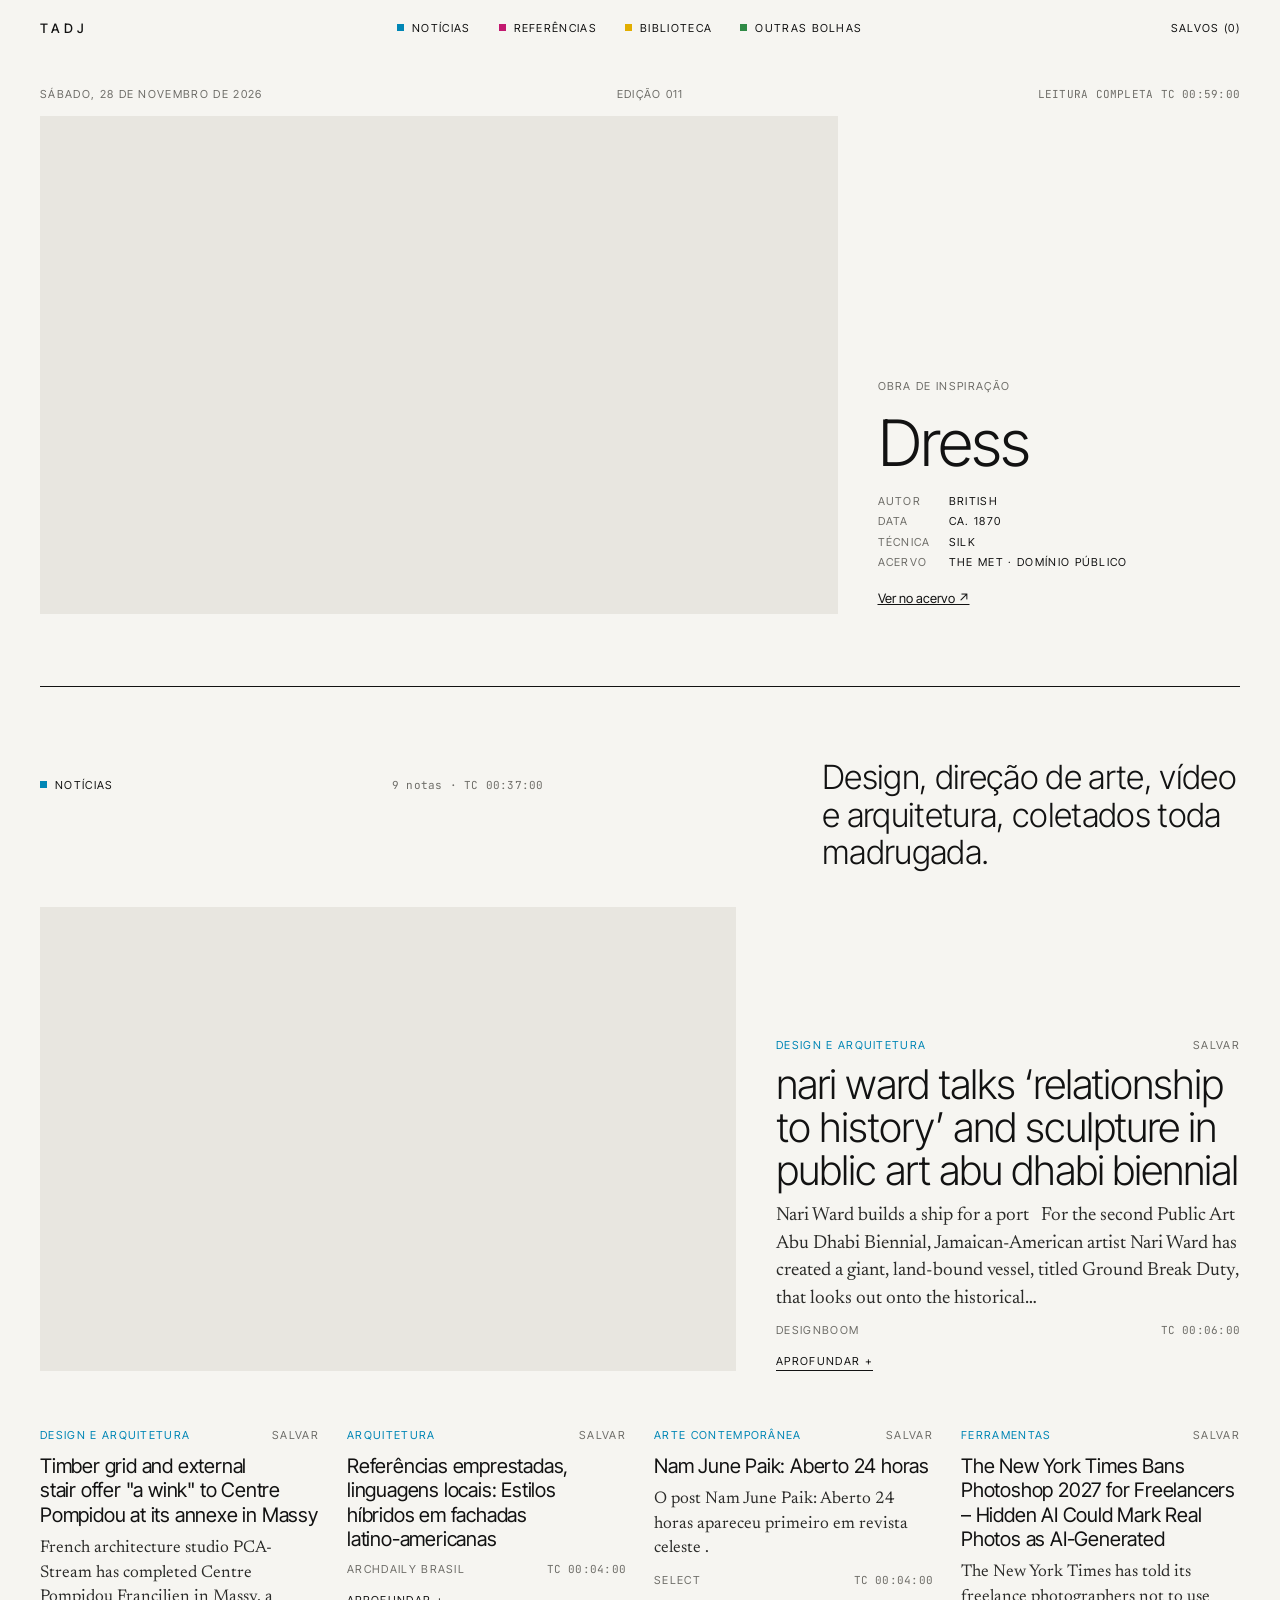
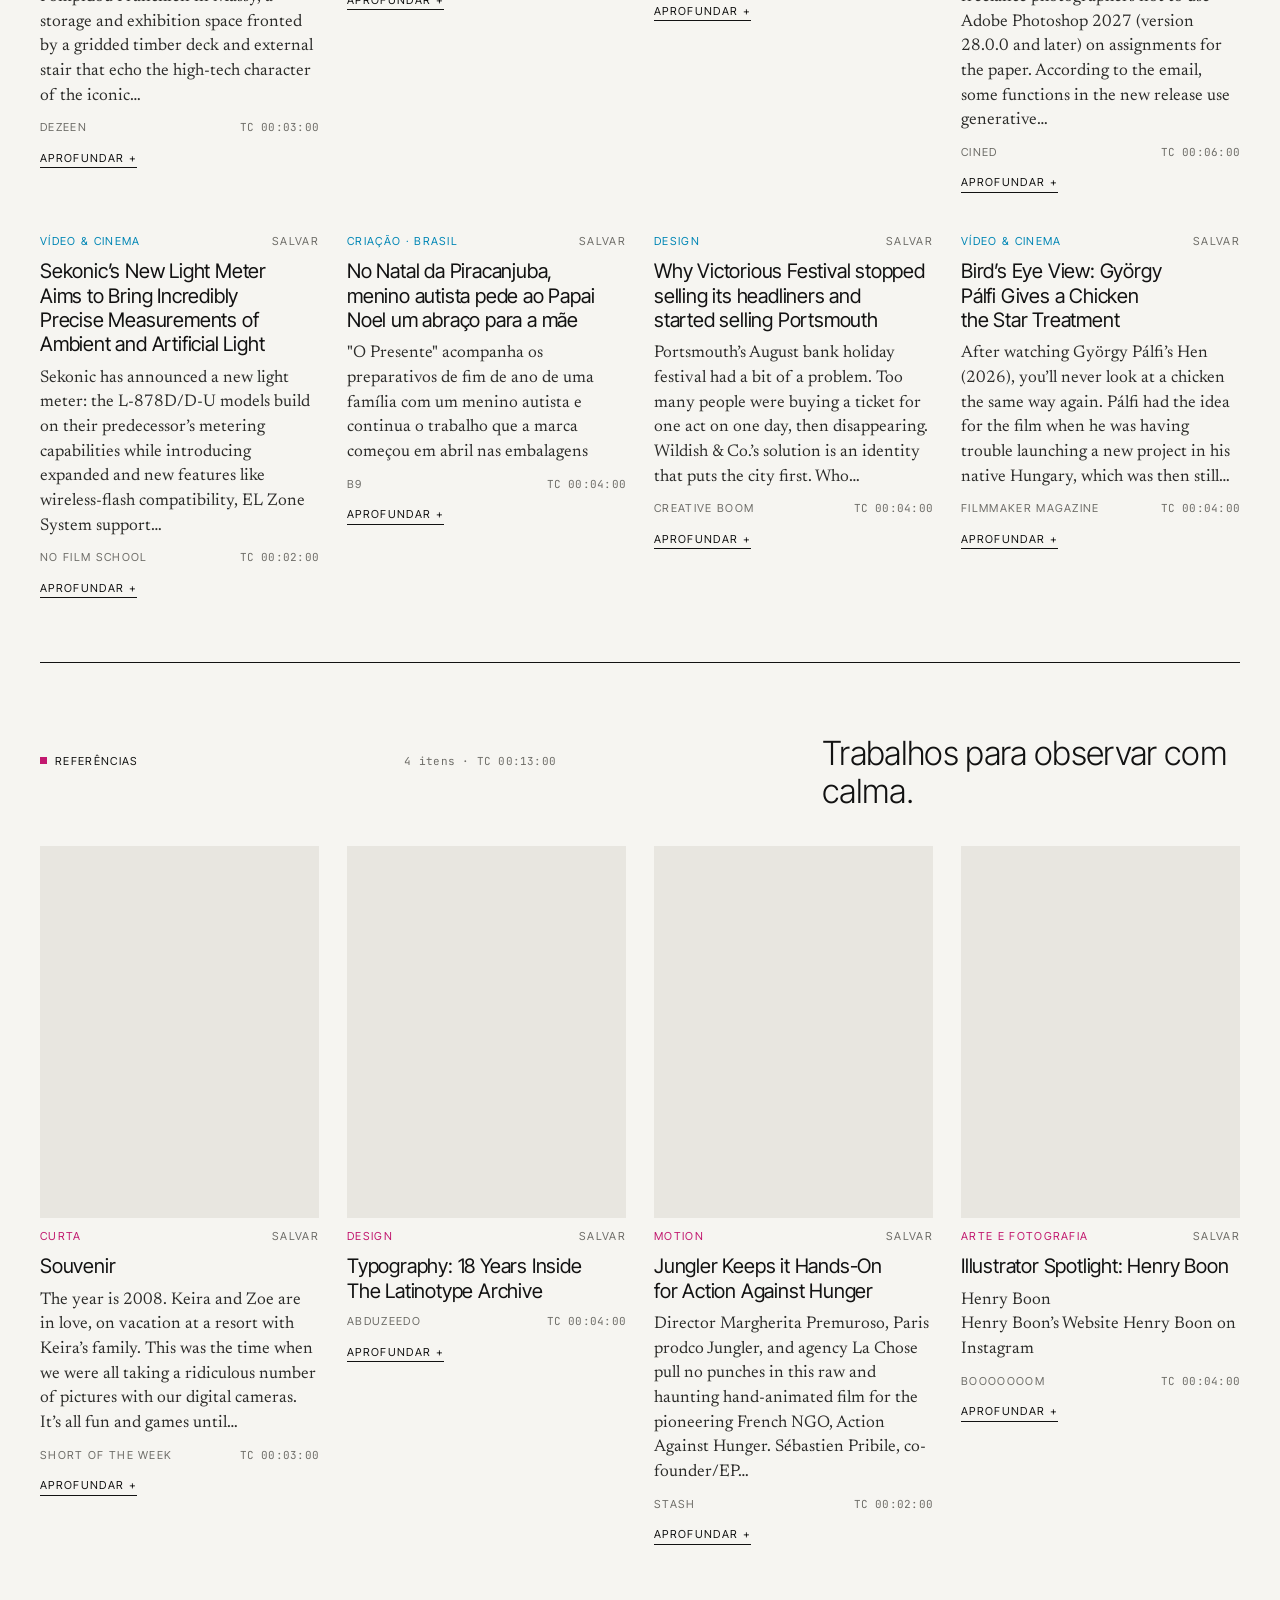
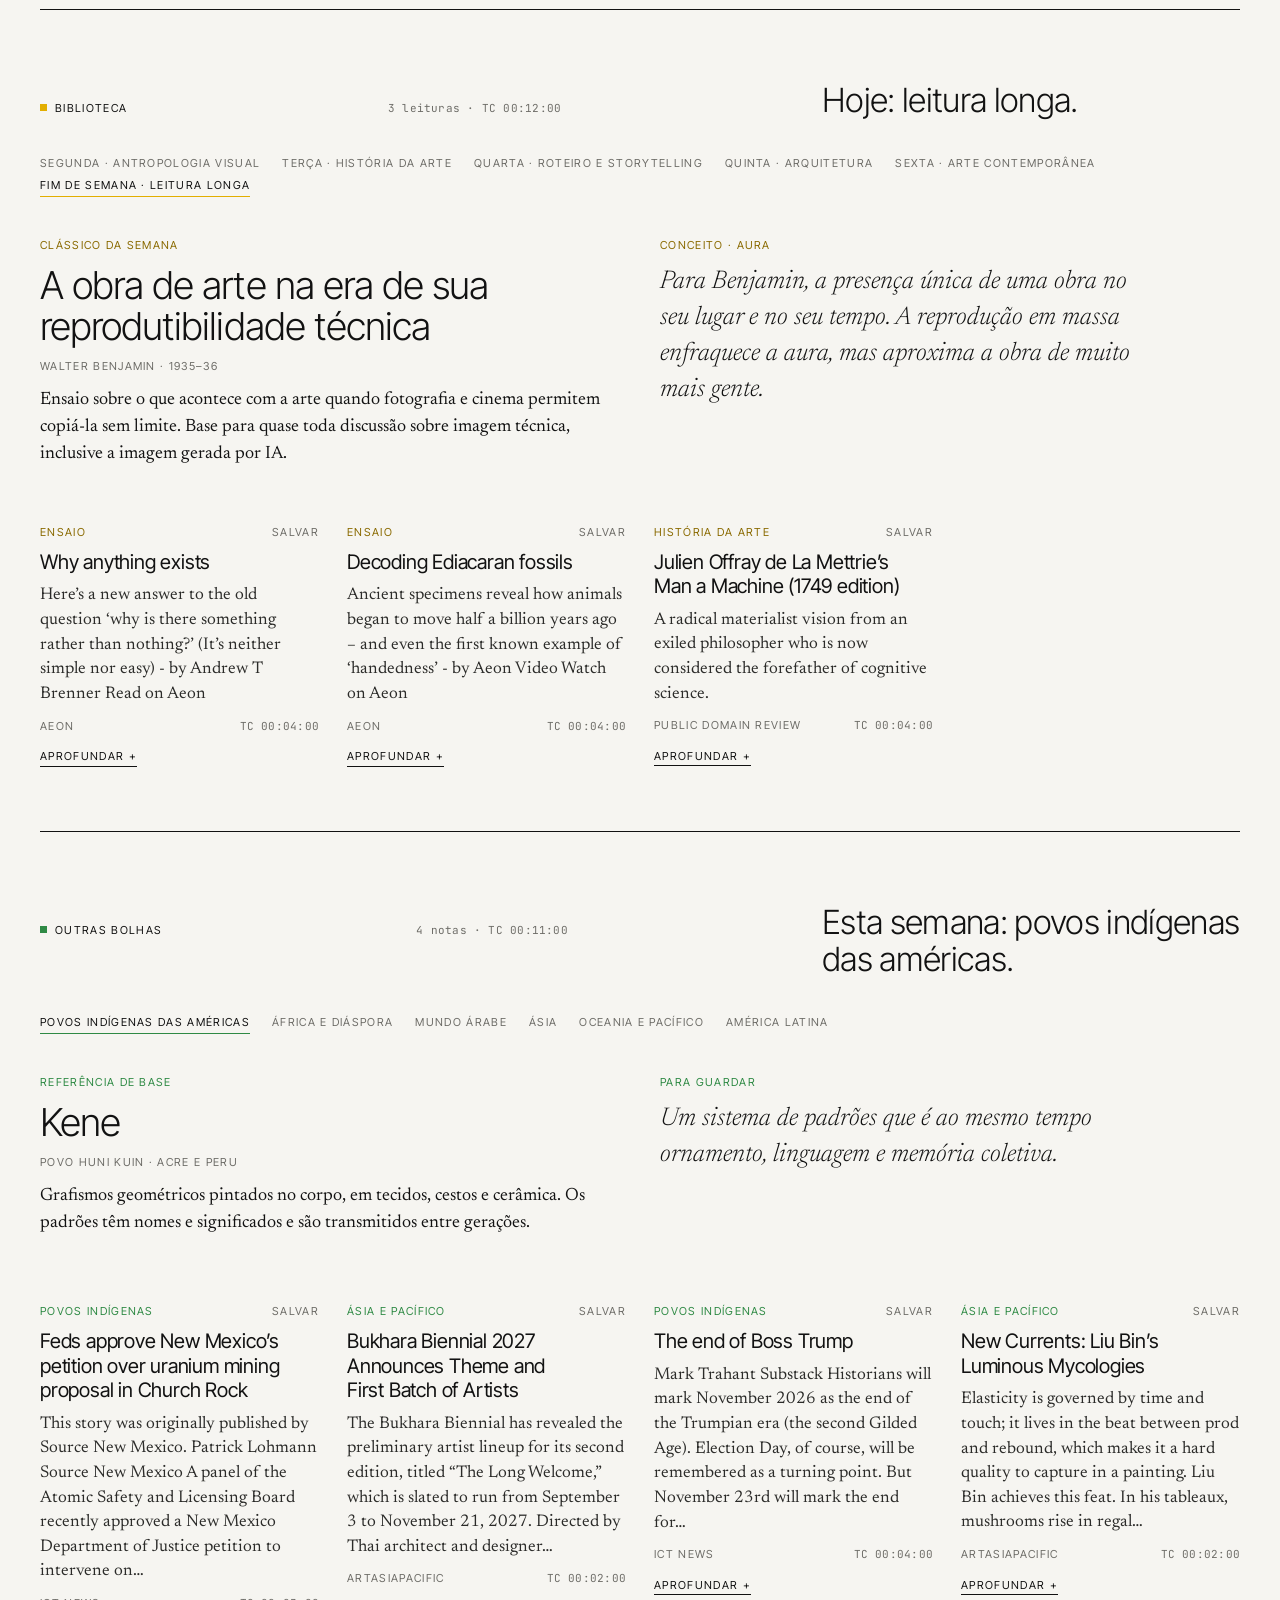
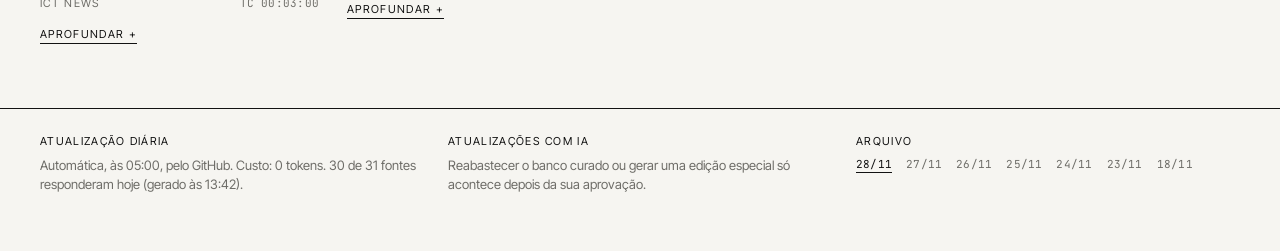
<file: site/index.html>
<!doctype html>
<html lang="pt-BR">
<head>
<meta charset="utf-8">
<meta name="viewport" content="width=device-width, initial-scale=1, viewport-fit=cover">
<title>TADJ · The Art Direction Journal</title>
<meta name="robots" content="noindex">
<link rel="preconnect" href="https://fonts.googleapis.com">
<link rel="preconnect" href="https://fonts.gstatic.com" crossorigin>
<link rel="stylesheet" href="https://fonts.googleapis.com/css2?family=Inter+Tight:wght@300;400;500&family=JetBrains+Mono:wght@400&family=Newsreader:ital,opsz,wght@0,6..72,400;1,6..72,300;1,6..72,400&display=swap">
<link rel="stylesheet" href="estilo.css">
<style>body{margin:0}[hidden]{display:none!important}img{max-width:100%}</style>
</head>
<body>
<header class="top">
  <div class="wrap">
    <a class="brand" href="./">TADJ</a>
    <nav class="nav caps" aria-label="Seções">
      <a href="#noticias" style="--plate:var(--c)"><i class="dot"></i>Notícias</a>
      <a href="#referencias" style="--plate:var(--m)"><i class="dot"></i>Referências</a>
      <a href="#biblioteca" style="--plate:var(--y)"><i class="dot"></i>Biblioteca</a>
      <a href="#bolhas" style="--plate:var(--s)"><i class="dot"></i>Outras Bolhas</a>
    </nav>
    <button type="button" id="only-saved" class="caps" aria-pressed="false">Salvos (<span id="saved-count">0</span>)</button>
  </div>
</header>

<main class="wrap" id="inicio">
  <div class="dateline caps"><span id="ed-date">Carregando a edição…</span><span id="ed-num"></span><span class="mono" id="ed-total"></span></div>
  <article class="hero" id="hero"></article>

  <section id="noticias" style="--plate:var(--c)">
    <div class="sec-head"><h2><i class="dot"></i>Notícias</h2><span class="mono side" id="tc-noticias"></span>
      <p class="lede">Design, direção de arte, vídeo e arquitetura, coletados toda madrugada.</p></div>
    <article class="lead" id="lead"></article>
    <div class="grid" id="list-noticias"></div>
  </section>

  <section id="referencias" style="--plate:var(--m)">
    <div class="sec-head"><h2><i class="dot"></i>Referências</h2><span class="mono side" id="tc-referencias"></span>
      <p class="lede">Trabalhos para observar com calma.</p></div>
    <div class="grid shelf" id="list-referencias"></div>
  </section>

  <section id="biblioteca" style="--plate:var(--y);--plate-ink:var(--y-ink)">
    <div class="sec-head"><h2><i class="dot"></i>Biblioteca</h2><span class="mono side" id="tc-biblioteca"></span>
      <p class="lede" id="lede-biblioteca"></p></div>
    <div class="week caps" id="week-temas" aria-label="Temas da semana"></div>
    <div class="pair" id="classic"></div>
    <div class="grid" id="list-biblioteca"></div>
  </section>

  <section id="bolhas" style="--plate:var(--s)">
    <div class="sec-head"><h2><i class="dot"></i>Outras Bolhas</h2><span class="mono side" id="tc-bolhas"></span>
      <p class="lede" id="lede-bolhas"></p></div>
    <div class="week caps" id="week-regioes" aria-label="Rodízio de regiões"></div>
    <div class="pair" id="bolha-base"></div>
    <div class="grid" id="list-bolhas"></div>
  </section>
</main>

<footer>
  <div class="wrap">
    <div><span class="caps">Atualização diária</span>Automática, às 05:00, pelo GitHub. Custo: 0 tokens. <span id="ft-fontes"></span></div>
    <div><span class="caps">Atualizações com IA</span>Reabastecer o banco curado ou gerar uma edição especial só acontece depois da sua aprovação.</div>
    <div><span class="caps">Arquivo</span><div class="archive" id="archive"></div></div>
  </div>
</footer>
<script src="app.js"></script>
</body>
</html>
</file>
<file: site/estilo.css>
/* Layout: editorial limpo em off-white. Muito respiro, imagem dominante, texto pequeno em caixa-alta
   para a navegação, títulos grandes e leves. As cores CMYK aparecem só como marcadores de seção. */
:root{
  --paper:#F6F5F1; --ink:#121212; --muted:#6E6D68; --rule:#DCDAD4; --ph:#E8E6E0;
  --c:#0086B5; --m:#C2186F; --y:#E2AE00; --y-ink:#8A6A00; --s:#2F8A45;
  --f-sans:"Inter Tight", "Helvetica Neue", Arial, sans-serif;
  --f-serif:"Newsreader", Georgia, "Times New Roman", serif;
  --f-mono:"JetBrains Mono", ui-monospace, Consolas, monospace;
  --maxw:1440px;
  color-scheme:light;
}
*{box-sizing:border-box}
body{background:var(--paper);color:var(--ink);font-family:var(--f-sans);font-size:15px;line-height:1.5;-webkit-font-smoothing:antialiased}
body::before{content:"";position:fixed;inset:0 0 auto;height:env(safe-area-inset-top,0px);z-index:10;background:var(--paper)}
.wrap{max-width:var(--maxw);margin:0 auto;padding-left:max(16px,env(safe-area-inset-left,0px));padding-right:max(16px,env(safe-area-inset-right,0px))}
@media (min-width:900px){.wrap{padding-left:max(40px,env(safe-area-inset-left,0px));padding-right:max(40px,env(safe-area-inset-right,0px))}}
a{color:inherit}
:focus-visible{outline:1px solid var(--ink);outline-offset:3px}
button{font:inherit;color:inherit;background:none;border:0;padding:0;cursor:pointer}
.caps{font-size:11px;letter-spacing:.12em;text-transform:uppercase;font-weight:400}
.mono{font-family:var(--f-mono);font-size:11px;letter-spacing:.02em;font-variant-numeric:tabular-nums}
.dot{display:inline-block;width:7px;height:7px;background:var(--plate);vertical-align:1px;margin-right:8px}

/* Barra superior */
.top{position:sticky;top:env(safe-area-inset-top,0px);z-index:5;background:var(--paper)}
.top .wrap{display:grid;grid-template-columns:auto 1fr auto;align-items:center;gap:24px;padding-block:18px}
.brand{font-weight:500;font-size:13px;letter-spacing:.32em;text-transform:uppercase;white-space:nowrap;text-decoration:none}
.nav{display:flex;gap:28px;justify-content:center;flex-wrap:wrap}
.nav a{text-decoration:none;padding-block:2px;border-bottom:1px solid transparent}
.nav a:hover{border-color:var(--ink)}
#only-saved{border-bottom:1px solid transparent}
#only-saved[aria-pressed="true"]{border-color:var(--ink)}
.proto{color:var(--muted);padding-block:0 4px}

/* Abertura: obra de inspiração */
.dateline{display:flex;justify-content:space-between;gap:12px;flex-wrap:wrap;color:var(--muted);padding-block:28px 14px}
.hero{display:grid;grid-template-columns:minmax(0,2.2fr) minmax(0,1fr);gap:40px;align-items:end;padding-bottom:72px}
.ph{background:var(--ph);position:relative;max-width:100%}
.ph span{position:absolute;left:14px;bottom:12px;color:var(--muted)}
.hero .ph{aspect-ratio:16/10}
.hero-text{display:grid;gap:18px;padding-bottom:6px;min-width:0}
.hero h1{font-weight:300;font-size:clamp(38px,5vw,72px);line-height:.98;letter-spacing:-.03em;margin:0;text-wrap:balance}
.hero dl{display:grid;grid-template-columns:auto 1fr;gap:4px 18px;margin:0}
.hero dt{color:var(--muted)}
.hero dd{margin:0}
.observe{font-family:var(--f-serif);font-style:italic;font-weight:300;font-size:21px;line-height:1.4;margin:0}
.note{color:var(--muted);font-size:13px;margin:0}

/* Seções */
section{padding-block:40px 64px;border-top:1px solid var(--ink)}
.sec-head{display:flex;justify-content:space-between;align-items:baseline;gap:16px;flex-wrap:wrap;padding-top:14px;margin-bottom:36px}
.sec-head h2{margin:0;font-weight:400;font-size:11px;letter-spacing:.12em;text-transform:uppercase}
.sec-head .lede{flex-basis:100%;font-weight:300;font-size:clamp(24px,2.6vw,36px);line-height:1.12;letter-spacing:-.02em;margin:18px 0 0;max-width:22ch}
.sec-head .side{color:var(--muted)}

/* Itens */
.grid{display:grid;gap:40px 28px;grid-template-columns:repeat(auto-fill,minmax(min(100%,250px),1fr))}
.item{display:flex;flex-direction:column;gap:10px;min-width:0}
.item.read h3{color:var(--muted)}
.item-top{display:flex;justify-content:space-between;gap:10px;align-items:baseline}
.tag{color:var(--plate-ink,var(--plate))}
.save{font-size:11px;letter-spacing:.12em;text-transform:uppercase;color:var(--muted)}
.save:hover,.save[aria-pressed="true"]{color:var(--ink)}
.save[aria-pressed="true"]::before{content:"";display:inline-block;width:6px;height:6px;background:var(--plate);margin-right:6px;vertical-align:1px}
.item h3{margin:0;font-weight:400;font-size:20px;line-height:1.22;letter-spacing:-.01em;text-wrap:balance}
.item .resumo{margin:0;font-family:var(--f-serif);font-size:17px;line-height:1.45;color:#2b2b29}
.meta{display:flex;justify-content:space-between;gap:10px;flex-wrap:wrap;color:var(--muted)}
details summary{cursor:pointer;list-style:none;font-size:11px;letter-spacing:.12em;text-transform:uppercase;display:inline-block;border-bottom:1px solid var(--ink);padding-bottom:1px}
details summary::-webkit-details-marker{display:none}
details summary::after{content:" +"}
details[open] summary::after{content:" –"}
.deep{padding-top:14px;display:grid;gap:10px}
.deep p{margin:0;font-family:var(--f-serif);font-size:16px}
.deep h4{margin:0;color:var(--muted)}
.terms{display:flex;flex-wrap:wrap;gap:4px 14px;color:var(--muted)}
.src-link{font-size:13px}
.src-pending{color:var(--muted);font-size:13px}

/* Manchete */
.lead{display:grid;grid-template-columns:minmax(0,1.5fr) minmax(0,1fr);gap:40px;align-items:end;margin-bottom:56px}
.lead .ph{aspect-ratio:3/2}
.lead h3{font-weight:300;font-size:clamp(28px,3.2vw,44px);line-height:1.05;letter-spacing:-.025em}
.lead .resumo{font-size:19px}

/* Referências em formato de vitrine */
.shelf .ph{aspect-ratio:3/4}

/* Biblioteca e Bolhas */
.week{display:flex;gap:6px 22px;flex-wrap:wrap;margin-bottom:40px;color:var(--muted)}
.week span.on{color:var(--ink);border-bottom:1px solid var(--plate);padding-bottom:2px}
.pair{display:grid;grid-template-columns:1fr 1fr;gap:40px;margin-bottom:56px}
.pair > div{display:grid;gap:12px;align-content:start;min-width:0}
.pair h3{margin:0;font-weight:300;font-size:clamp(28px,3vw,40px);line-height:1.05;letter-spacing:-.025em}
.pair p{margin:0;font-family:var(--f-serif);font-size:18px;line-height:1.5;max-width:58ch}
.pair blockquote{margin:0;font-family:var(--f-serif);font-style:italic;font-weight:300;font-size:clamp(20px,2vw,26px);line-height:1.4;max-width:34ch}
.empty-note{color:var(--muted);font-family:var(--f-serif);font-style:italic}

footer{border-top:1px solid var(--ink)}
footer .wrap{padding-block:24px 56px;display:grid;gap:24px;grid-template-columns:repeat(auto-fit,minmax(min(100%,240px),1fr));color:var(--muted);font-size:13px}
footer .caps{color:var(--ink);display:block;margin-bottom:6px}

@media (max-width:900px){
  .top .wrap{grid-template-columns:1fr auto;gap:12px 16px}
  .nav{grid-column:1/3;grid-row:2;justify-content:flex-start;gap:18px;overflow-x:auto;flex-wrap:nowrap;scrollbar-width:none}
  .nav a{flex:none}
  .hero,.lead,.pair{grid-template-columns:1fr;gap:24px}
  .hero .ph{aspect-ratio:4/5}
}
@media (prefers-reduced-motion:no-preference){
  .ph{transition:opacity .3s}
  .item:hover .ph{opacity:.85}
}

/* Imagens reais */
.ph img{position:absolute;inset:0;width:100%;height:100%;object-fit:cover;display:block}
.hero .ph img{object-fit:contain;padding:4%}
.ph.loaded span{display:none}
.archive{display:flex;flex-wrap:wrap;gap:4px 14px}
.archive a{text-decoration:none;border-bottom:1px solid transparent}
.archive a:hover,.archive a[aria-current]{border-color:var(--ink);color:var(--ink)}
</file>
